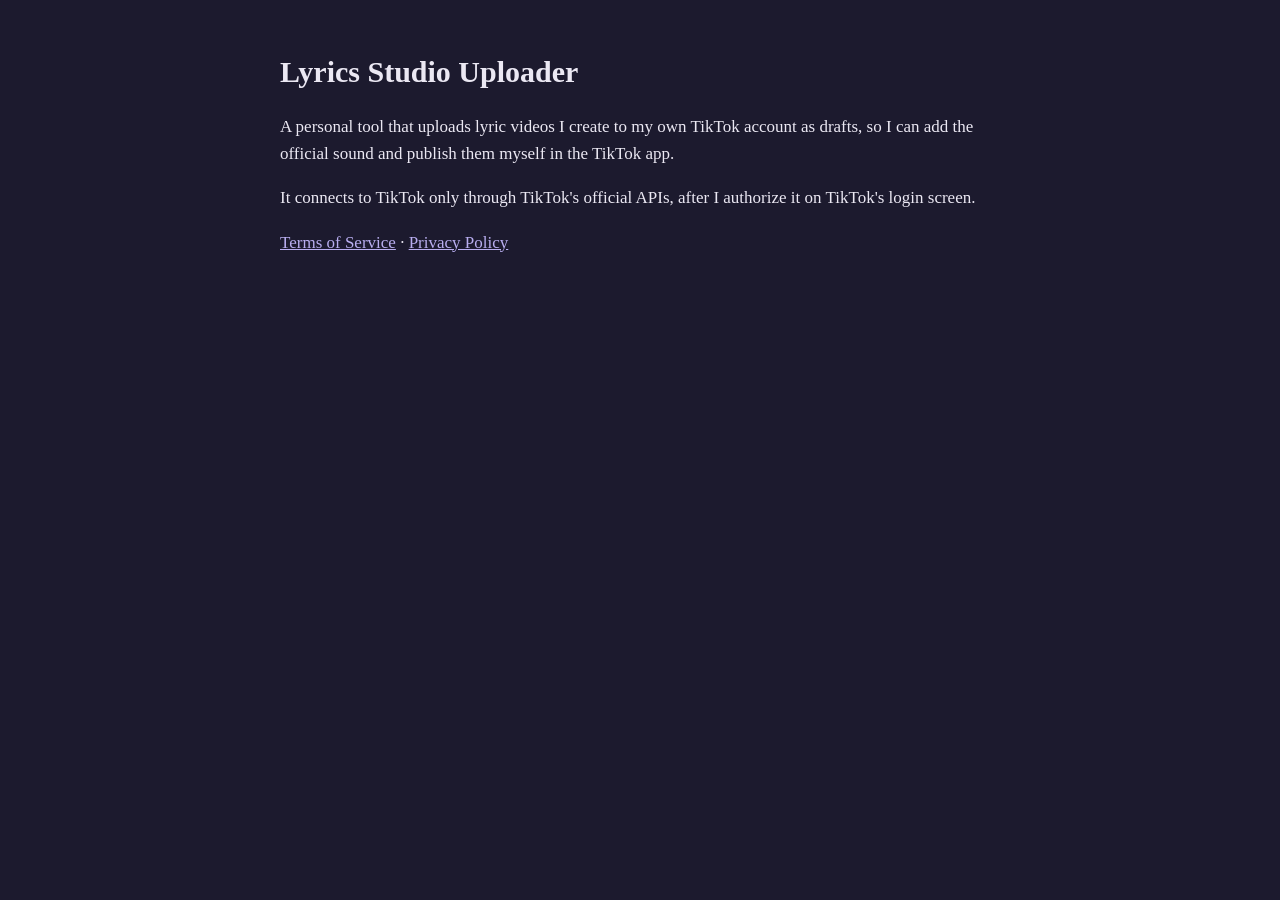
<file: index.html>
<!doctype html>
<html lang="en">
<head>
<meta charset="utf-8">
<meta name="viewport" content="width=device-width, initial-scale=1">
<title>Lyrics Studio Uploader</title>
<link rel="stylesheet" href="style.css">
</head>
<body>
<main>
<h1>Lyrics Studio Uploader</h1>
<p>A personal tool that uploads lyric videos I create to my own TikTok account as drafts, so I can add
the official sound and publish them myself in the TikTok app.</p>
<p>It connects to TikTok only through TikTok's official APIs, after I authorize it on TikTok's login
screen.</p>
<p><a href="terms.html">Terms of Service</a> &middot; <a href="privacy.html">Privacy Policy</a></p>
</main>
</body>
</html>
</file>
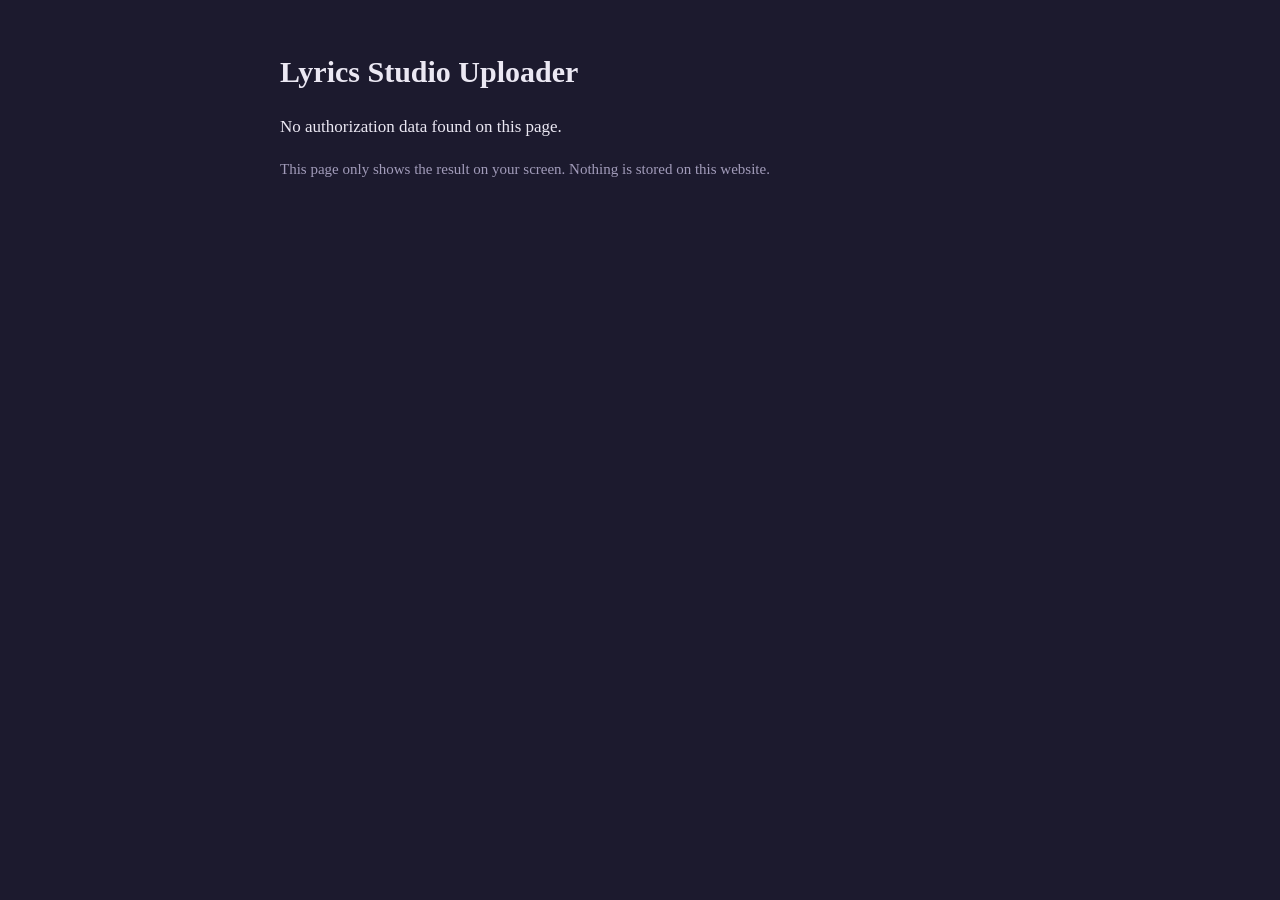
<file: callback.html>
<!doctype html>
<html lang="en">
<head>
<meta charset="utf-8">
<meta name="viewport" content="width=device-width, initial-scale=1">
<meta name="referrer" content="no-referrer">
<title>Authorization - Lyrics Studio Uploader</title>
<link rel="stylesheet" href="style.css">
</head>
<body>
<main>
<h1>Lyrics Studio Uploader</h1>
<div id="result"><p>Reading the authorization result...</p></div>
<p class="muted">This page only shows the result on your screen. Nothing is stored on this website.</p>
</main>
<script>
  // TikTok mengarahkan ke sini dengan ?code=...&state=... setelah tombol "Izinkan" ditekan.
  // Halaman ini menyusun perintah siap tempel untuk bot; tidak dikirim ke mana pun dari sini.
  const params = new URLSearchParams(location.search);
  const box = document.getElementById("result");
  const code = params.get("code");
  if (code) {
    const command = "/tiktok_kode " + code + " " + (params.get("state") || "");
    box.innerHTML =
      "<p>Authorization succeeded. Copy this line and send it to your bot:</p>" +
      "<p><code id='cmd' style='word-break: break-all'></code></p>" +
      "<button id='copy'>Copy</button> <span id='copied' class='muted'></span>";
    document.getElementById("cmd").textContent = command;
    document.getElementById("copy").onclick = () =>
      navigator.clipboard.writeText(command).then(() => {
        document.getElementById("copied").textContent = "Copied!";
      });
  } else if (params.get("error")) {
    box.innerHTML = "<p>Authorization was not completed: <code id='err'></code></p>";
    document.getElementById("err").textContent = params.get("error_description") || params.get("error");
  } else {
    box.innerHTML = "<p>No authorization data found on this page.</p>";
  }
</script>
</body>
</html>
</file>
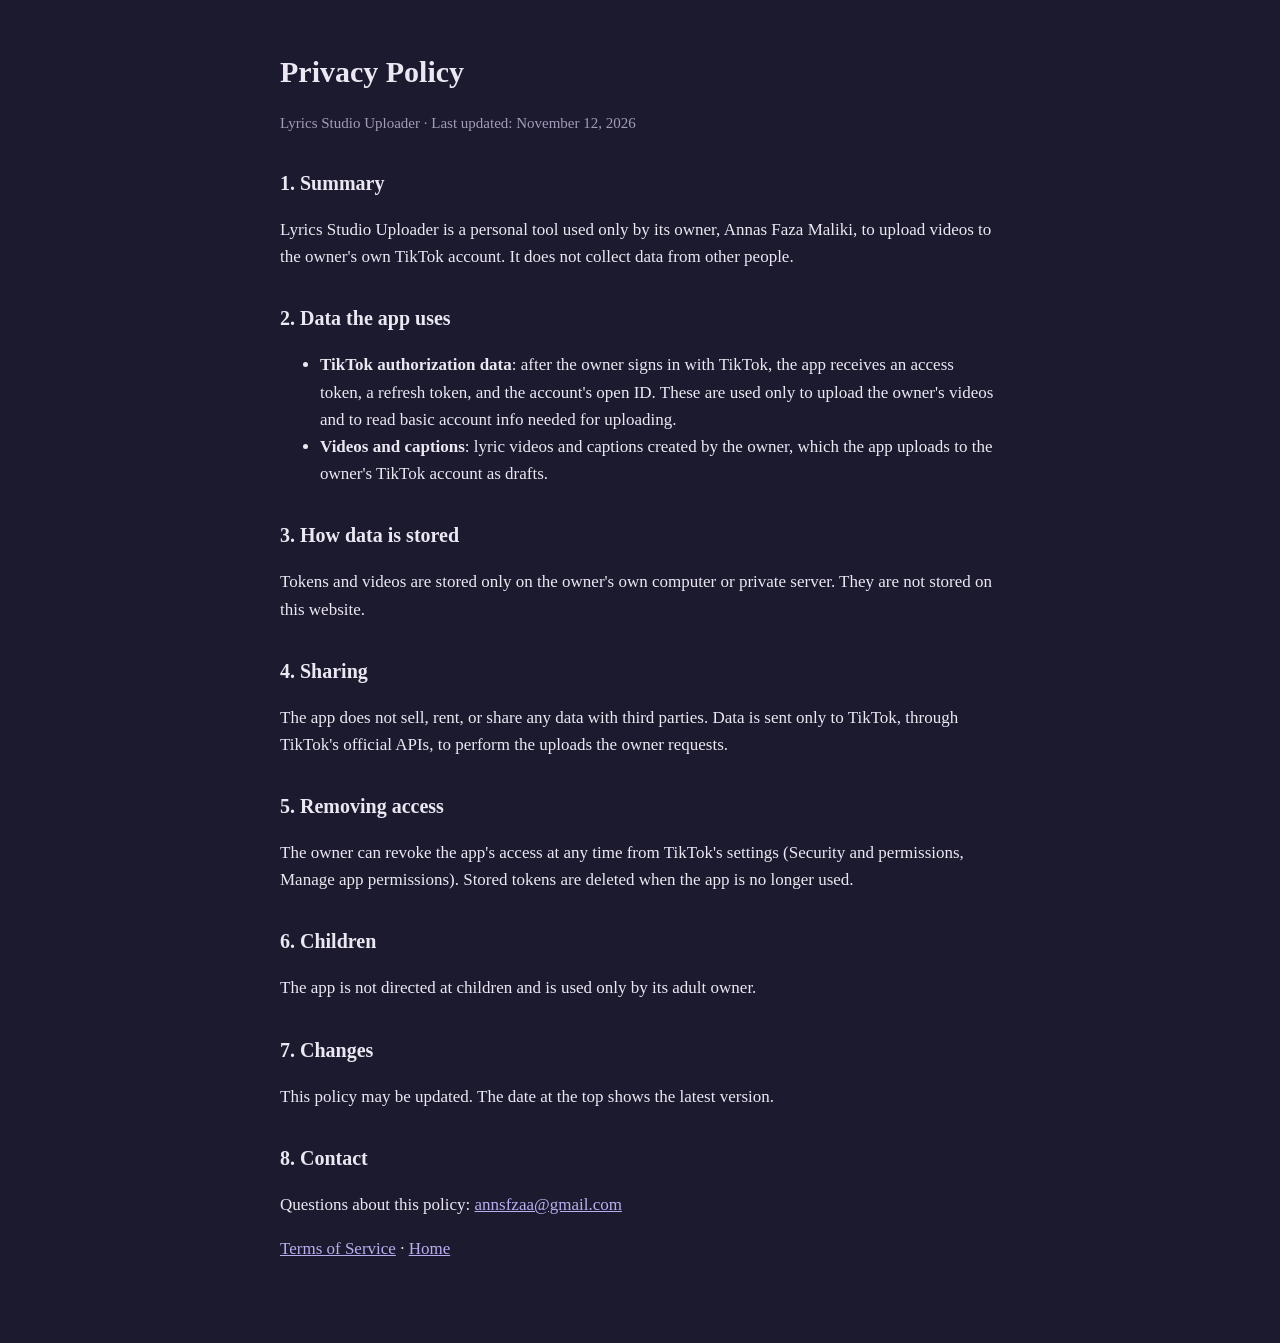
<file: privacy.html>
<!doctype html>
<html lang="en">
<head>
<meta charset="utf-8">
<meta name="viewport" content="width=device-width, initial-scale=1">
<title>Privacy Policy - Lyrics Studio Uploader</title>
<link rel="stylesheet" href="style.css">
</head>
<body>
<main>
<h1>Privacy Policy</h1>
<p class="muted">Lyrics Studio Uploader &middot; Last updated: November 12, 2026</p>

<h2>1. Summary</h2>
<p>Lyrics Studio Uploader is a personal tool used only by its owner, Annas Faza Maliki, to upload
videos to the owner's own TikTok account. It does not collect data from other people.</p>

<h2>2. Data the app uses</h2>
<ul>
<li><strong>TikTok authorization data</strong>: after the owner signs in with TikTok, the app receives
an access token, a refresh token, and the account's open ID. These are used only to upload the owner's
videos and to read basic account info needed for uploading.</li>
<li><strong>Videos and captions</strong>: lyric videos and captions created by the owner, which the app
uploads to the owner's TikTok account as drafts.</li>
</ul>

<h2>3. How data is stored</h2>
<p>Tokens and videos are stored only on the owner's own computer or private server. They are not stored
on this website.</p>

<h2>4. Sharing</h2>
<p>The app does not sell, rent, or share any data with third parties. Data is sent only to TikTok,
through TikTok's official APIs, to perform the uploads the owner requests.</p>

<h2>5. Removing access</h2>
<p>The owner can revoke the app's access at any time from TikTok's settings (Security and permissions,
Manage app permissions). Stored tokens are deleted when the app is no longer used.</p>

<h2>6. Children</h2>
<p>The app is not directed at children and is used only by its adult owner.</p>

<h2>7. Changes</h2>
<p>This policy may be updated. The date at the top shows the latest version.</p>

<h2>8. Contact</h2>
<p>Questions about this policy: <a href="mailto:annsfzaa@gmail.com">annsfzaa@gmail.com</a></p>

<p><a href="terms.html">Terms of Service</a> &middot; <a href="index.html">Home</a></p>
</main>
</body>
</html>
</file>
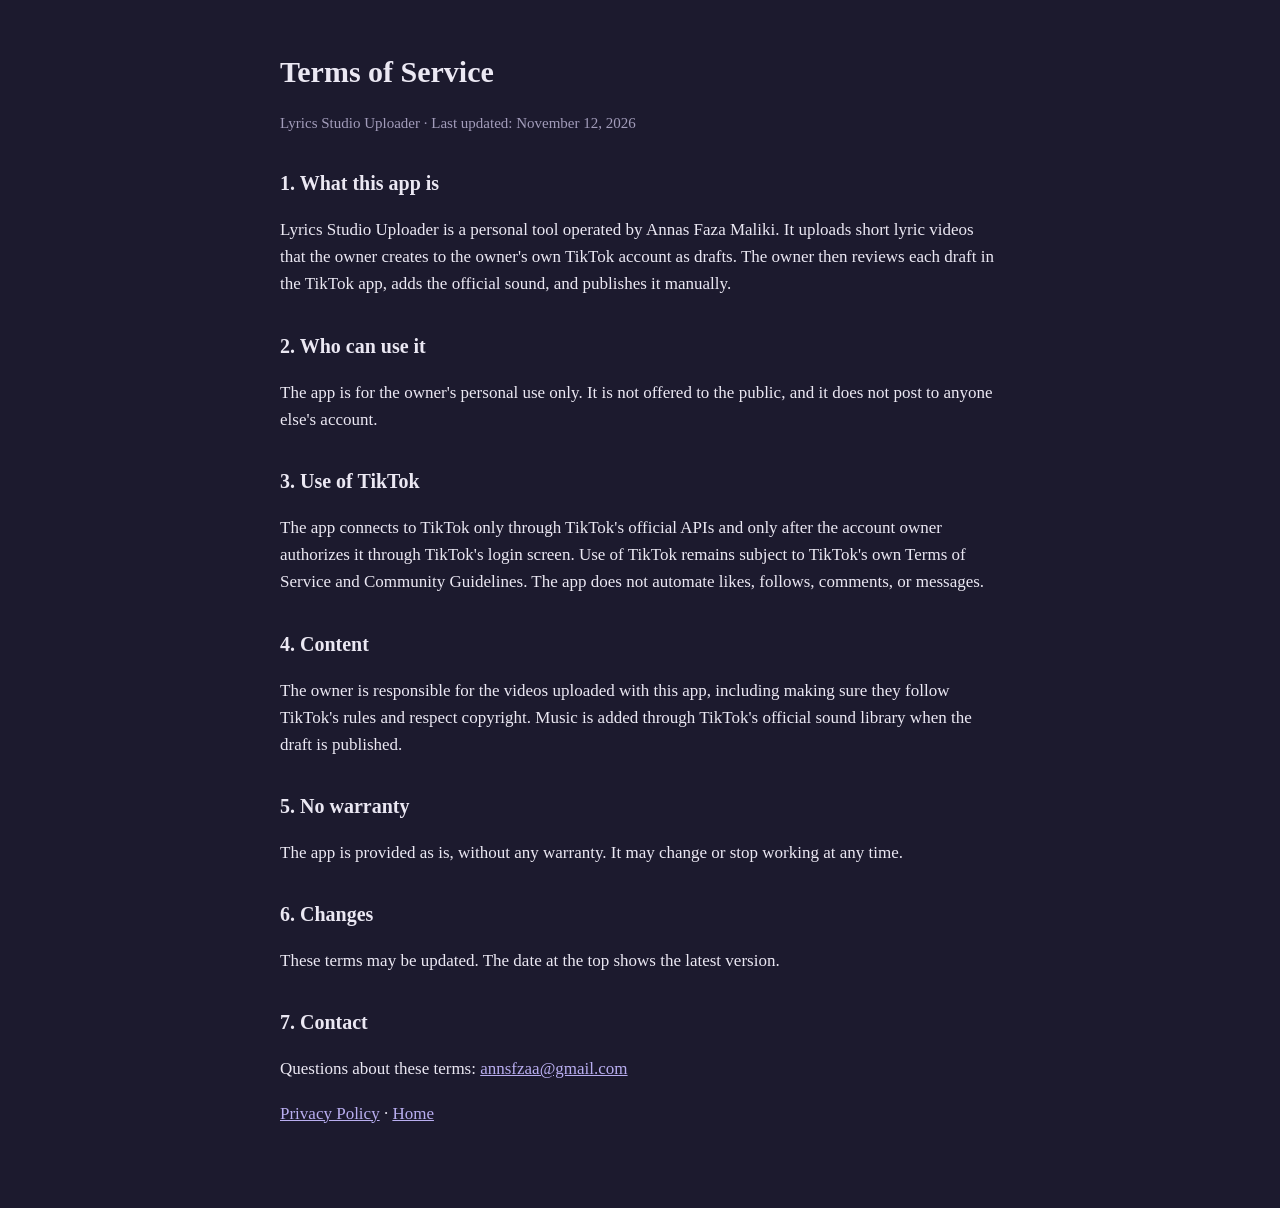
<file: terms.html>
<!doctype html>
<html lang="en">
<head>
<meta charset="utf-8">
<meta name="viewport" content="width=device-width, initial-scale=1">
<title>Terms of Service - Lyrics Studio Uploader</title>
<link rel="stylesheet" href="style.css">
</head>
<body>
<main>
<h1>Terms of Service</h1>
<p class="muted">Lyrics Studio Uploader &middot; Last updated: November 12, 2026</p>

<h2>1. What this app is</h2>
<p>Lyrics Studio Uploader is a personal tool operated by Annas Faza Maliki. It uploads short lyric
videos that the owner creates to the owner's own TikTok account as drafts. The owner then reviews
each draft in the TikTok app, adds the official sound, and publishes it manually.</p>

<h2>2. Who can use it</h2>
<p>The app is for the owner's personal use only. It is not offered to the public, and it does not
post to anyone else's account.</p>

<h2>3. Use of TikTok</h2>
<p>The app connects to TikTok only through TikTok's official APIs and only after the account owner
authorizes it through TikTok's login screen. Use of TikTok remains subject to TikTok's own Terms of
Service and Community Guidelines. The app does not automate likes, follows, comments, or messages.</p>

<h2>4. Content</h2>
<p>The owner is responsible for the videos uploaded with this app, including making sure they follow
TikTok's rules and respect copyright. Music is added through TikTok's official sound library when the
draft is published.</p>

<h2>5. No warranty</h2>
<p>The app is provided as is, without any warranty. It may change or stop working at any time.</p>

<h2>6. Changes</h2>
<p>These terms may be updated. The date at the top shows the latest version.</p>

<h2>7. Contact</h2>
<p>Questions about these terms: <a href="mailto:annsfzaa@gmail.com">annsfzaa@gmail.com</a></p>

<p><a href="privacy.html">Privacy Policy</a> &middot; <a href="index.html">Home</a></p>
</main>
</body>
</html>
</file>
<file: style.css>
body {
  margin: 0;
  background: #1c1a2e;
  color: #ebe8f3;
  font: 17px/1.6 Georgia, "Times New Roman", serif;
}
main {
  max-width: 720px;
  margin: 0 auto;
  padding: 48px 20px 64px;
}
h1 { font-size: 30px; margin: 0 0 4px; }
h2 { font-size: 20px; margin-top: 32px; }
a { color: #b9aef0; }
.muted { color: #a29cba; font-size: 15px; }
code { background: #2b2840; padding: 2px 6px; border-radius: 4px; }
</file>
